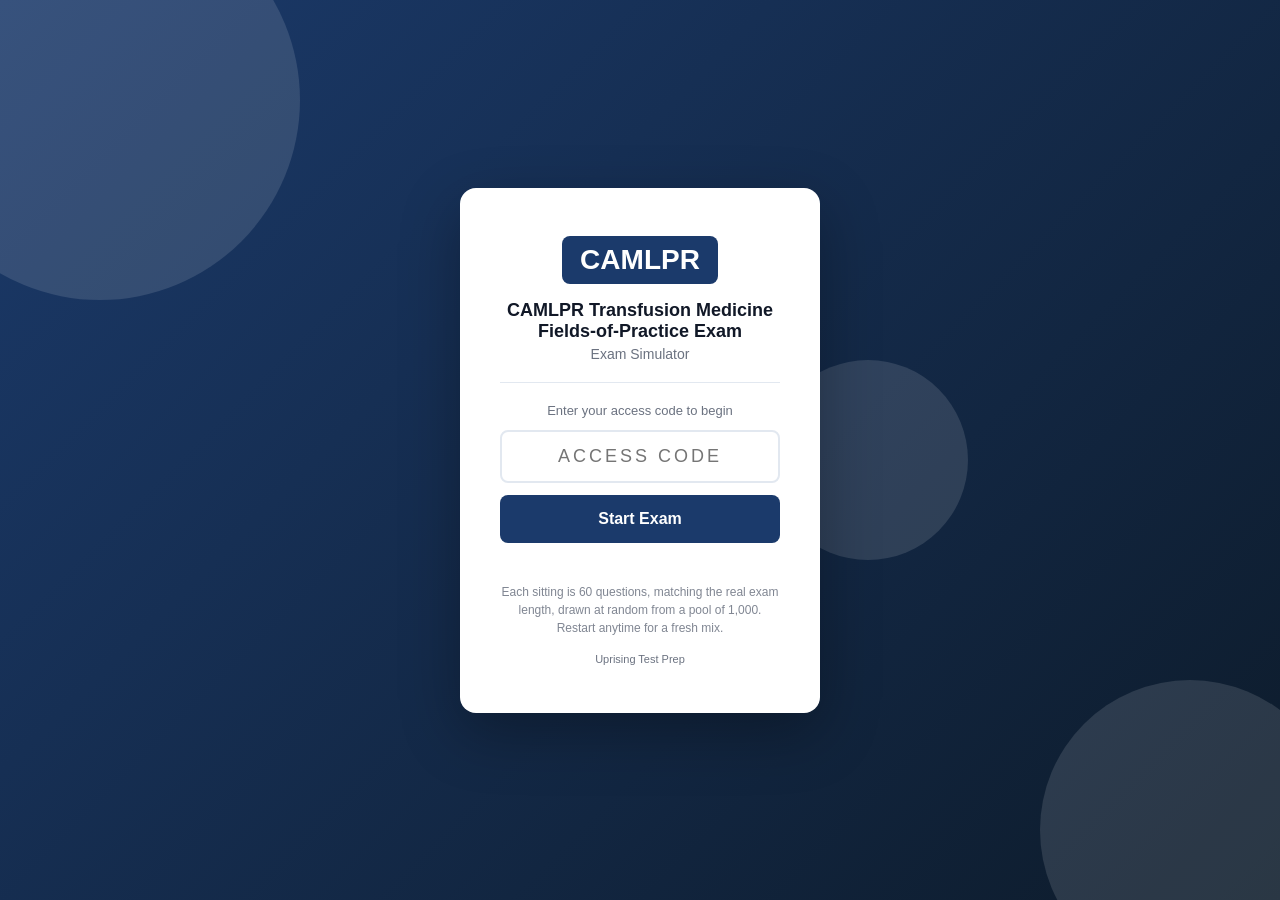
<file: index.html>
<!DOCTYPE html>
<html lang="en">
<head>
  <meta charset="UTF-8" />
  <meta name="viewport" content="width=device-width, initial-scale=1.0, viewport-fit=cover" />
  <meta name="apple-mobile-web-app-capable" content="yes" />
  <meta name="apple-mobile-web-app-status-bar-style" content="black-translucent" />
  <title>CAMLPR Transfusion Medicine Exam Simulator</title>
  <link rel="stylesheet" href="style.css" />
</head>
<body>

<div id="access-gate">
  <div class="gate-bg-shapes">
    <div class="shape shape-1"></div>
    <div class="shape shape-2"></div>
    <div class="shape shape-3"></div>
  </div>
  <div class="gate-card">
    <div class="gate-logo">
      <div class="logo-badge">CAMLPR</div>
    </div>
    <h1 class="gate-title">CAMLPR Transfusion Medicine Fields-of-Practice Exam</h1>
    <p class="gate-subtitle">Exam Simulator</p>
    <div class="gate-divider"></div>
    <p class="gate-instruction">Enter your access code to begin</p>
    <input type="text" id="access-code-input" class="gate-input"
           placeholder="Access Code" autocomplete="off"
           maxlength="20" spellcheck="false" />
    <button id="access-btn" class="gate-btn">Start Exam</button>
    <p id="access-error" class="gate-error"></p>
    <p class="gate-pool-note">Each sitting is 60 questions, matching the real exam length, drawn at random from a pool of 1,000. Restart anytime for a fresh mix.</p>
    <p class="gate-hint">Uprising Test Prep</p>
  </div>
</div>

<div id="app" style="display:none">
  <header class="top-bar">
    <div class="bar-left">
      <span class="bar-logo">CAMLPR</span>
      <span class="bar-title">Exam Simulator</span>
    </div>
    <div class="bar-right">
      <span class="bar-timer" id="timer-display">--:--</span>
      <button class="bar-btn" id="flag-btn">Flag</button>
      <button class="bar-btn bar-btn-primary" id="submit-btn">
        <span class="btn-full">Submit Exam</span>
        <span class="btn-short">Submit</span>
      </button>
    </div>
  </header>

  <div class="progress-strip">
    <div class="progress-bar" id="progress-bar"></div>
  </div>

  <main class="exam-main">
    <div class="question-panel">
      <div class="q-meta">
        <span id="q-counter"></span>
        <span class="q-pool-chip" title="This sitting is 60 questions, matching the real exam length, drawn at random from a pool of 1,000. Restart for a fresh mix.">1,000 Questions Available</span>
        <span id="q-domain" class="q-domain-tag"></span>
        <span id="q-flag-indicator" class="flag-chip" style="display:none">Flagged</span>
      </div>
      <!-- Shared text for a linked cluster (a clinical case, a reading
           passage). It sits ABOVE the stem, which is the one thing that
           legitimately precedes it, and repeats on every question in the
           cluster so nobody has to page backwards. -->
      <div id="q-cluster-wrap" class="cluster-wrap" style="display:none"></div>
      <p id="question-text" class="q-text"></p>
      <!-- The picture sits BELOW the question text so the simulator matches
           the printed book exactly: stem, then picture, then options. They
           used to disagree (book put the picture under the stem, simulator put
           it above), so no single wording could be true in both places, and
           184 of MLPAO's 185 image questions said "shown above" while the
           book printed the picture below the sentence. Write stems with
           neutral wording ("the strip shown", "the diagram shows") and this
           whole class of bug cannot come back. -->
      <div id="q-image-wrap" style="display:none; margin-bottom:14px;"></div>
      <div id="options-list" class="options-list"></div>
      <div id="explanation-box" class="explanation-box" style="display:none">
        <div class="explanation-label">Explanation</div>
        <p id="explanation-text" class="explanation-text"></p>
      </div>
    </div>
    <div class="nav-bar">
      <button class="nav-btn" id="prev-btn">&#8592; Prev</button>
      <button class="nav-btn nav-btn-map" id="map-btn">Question Map</button>
      <button class="nav-btn nav-btn-next" id="next-btn">Next &#8594;</button>
    </div>
  </main>
</div>

<!-- Question Map Modal -->
<div id="map-modal" style="display:none">
  <div class="map-backdrop" id="map-backdrop"></div>
  <div class="map-panel">
    <div class="map-header">
      <span class="map-title">Question Map</span>
      <button id="map-close" class="map-close-btn">&#x2715; Close</button>
    </div>
    <div class="map-legend">
      <span class="leg-item"><span class="leg-swatch leg-answered"></span>Answered</span>
      <span class="leg-item"><span class="leg-swatch leg-flagged"></span>Flagged</span>
      <span class="leg-item"><span class="leg-swatch leg-unanswered"></span>Unanswered</span>
    </div>
    <div id="q-grid" class="q-grid"></div>
  </div>
</div>

<div id="results-screen" style="display:none">
  <div class="results-card">
    <div class="res-header">
      <div class="res-badge">CAMLPR</div>
      <h2 id="res-status" class="res-status"></h2>
      <p id="res-score" class="res-score"></p>
    </div>
    <div id="res-domains" class="res-domains"></div>
    <p class="mode-pool-note">This sitting drew 60 questions from a pool of 1,000. Restart for a fresh mix.</p>
    <button id="res-review-btn" class="res-btn">Review Answers</button>
    <button id="res-restart-btn" class="res-btn res-btn-secondary">Restart</button>
  </div>
</div>

<script src="questions.js"></script>
<script src="app.js"></script>
</body>
</html>
</file>
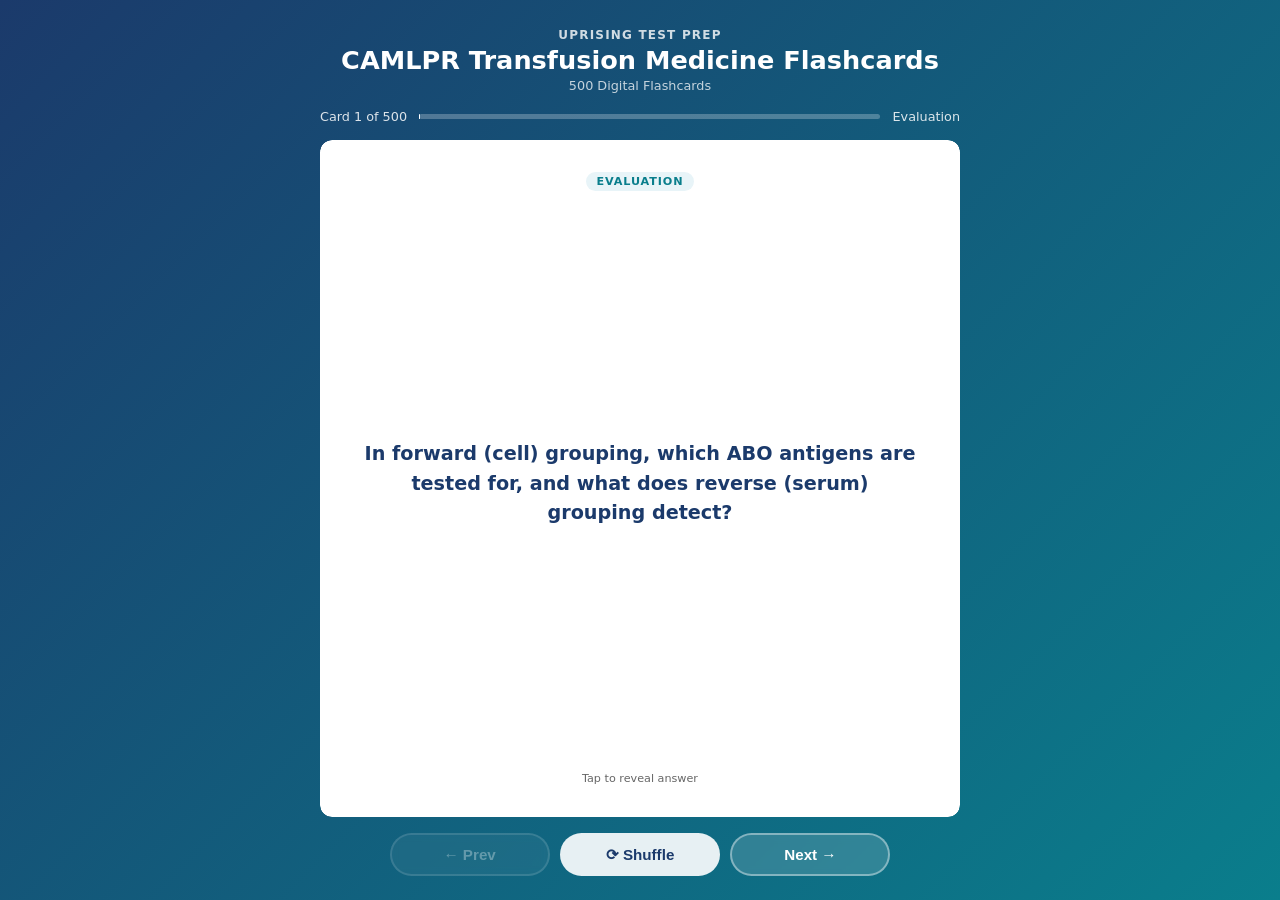
<file: flashcards/index.html>
<!DOCTYPE html>
<html lang="en">
<head>
  <meta charset="UTF-8">
  <meta name="viewport" content="width=device-width, initial-scale=1.0">
  <title>CAMLPR Transfusion Medicine: Flashcards</title>
  <style>
    :root {
      --blue:   #1B3A6B;
      --teal:   #0A7E8C;
      --ltblue: #E8F4F8;
      --white:  #FFFFFF;
      --text:   #1A1A1A;
      --muted:  #666;
      --radius: 12px;
    }
    * { box-sizing: border-box; margin: 0; padding: 0; }
    html, body { height: 100%; }
    body {
      font-family: 'Segoe UI', system-ui, sans-serif;
      background: linear-gradient(135deg, var(--blue) 0%, var(--teal) 100%);
      /* Pinned, not min-height: the page must never grow, or the controls
         get pushed below the fold on iOS where 100dvh and height:100%
         disagree. The height:100% rule above is the pre-dvh fallback. */
      height: 100dvh;
      max-height: 100dvh;
      overflow: hidden;
      display: flex;
      flex-direction: column;
      align-items: center;
      padding: 1.25rem 1rem 1rem;
      gap: 0.75rem;
      overflow-x: hidden;
    }
    header { text-align: center; color: #fff; flex-shrink: 0; }
    header .brand { font-size: 0.75rem; font-weight: 700; letter-spacing: 0.1em; opacity: 0.8; text-transform: uppercase; }
    header h1 { font-size: 1.3rem; font-weight: 800; margin-top: 0.2rem; }
    header .subtitle { font-size: 0.8rem; opacity: 0.75; margin-top: 0.15rem; }
    #progress-info {
      display: flex; align-items: center; gap: 0.75rem;
      color: rgba(255,255,255,0.85); font-size: 0.8rem;
      flex-shrink: 0; width: 100%; max-width: 640px;
    }
    #progress-bar-track {
      flex: 1; background: rgba(255,255,255,0.25);
      border-radius: 4px; height: 5px;
    }
    #progress-bar-fill { height: 100%; background: #fff; border-radius: 4px; transition: width 0.3s; }
    .card-scene {
      width: 100%; max-width: 640px;
      perspective: 1200px;
      cursor: pointer;
      flex: 1; min-height: 0;
      display: flex; flex-direction: column;
    
      /* WebKit does not clip overflow inside a preserve-3d context, so the
         answer pane's own clip is dropped and a long answer paints over the
         Prev/Next row. This element only sets the perspective and is NOT
         itself in the 3D context, so its clip is honoured in every engine. */
      overflow: hidden;
      border-radius: var(--radius);
    }
    .card-inner {
      position: relative; width: 100%;
      flex: 1; min-height: 0;
      transition: transform 0.55s cubic-bezier(.4,0,.2,1);
      transform-style: preserve-3d;
    }
    .card-scene.flipped .card-inner { transform: rotateY(180deg); }
    .card-face {
      position: absolute; inset: 0;
      backface-visibility: hidden; -webkit-backface-visibility: hidden;
      border-radius: var(--radius);
      display: flex; flex-direction: column;
      padding: 1.5rem 1.75rem;
      box-shadow: 0 12px 40px rgba(0,0,0,0.2);
      overflow: hidden;
    
      /* Painting through a mask forces WebKit to allocate a real clipping
         layer for a 3D-transformed element, which is what makes the
         overflow:hidden and the rounded corners above actually apply. */
      -webkit-mask-image: -webkit-radial-gradient(#fff, #000);
              mask-image: radial-gradient(#fff, #000);
    }
    .card-front { background: var(--white); align-items: center; justify-content: center; }
    .card-back  { background: var(--ltblue); transform: rotateY(180deg); }
    .card-badge {
      font-size: 0.7rem; font-weight: 700; text-transform: uppercase;
      letter-spacing: 0.08em;
      background: var(--ltblue); color: var(--teal);
      padding: 0.2rem 0.65rem; border-radius: 20px;
      margin-bottom: 0.85rem; flex-shrink: 0;
    }
    .card-back .card-badge { background: rgba(10,126,140,0.12); }
    .card-front .q-text {
      font-size: 1.1rem; font-weight: 600; color: var(--blue); line-height: 1.55;
      text-align: center; overflow-y: auto; flex: 1;
      display: flex; align-items: center; justify-content: center;
      scrollbar-width: thin; scrollbar-color: rgba(27,58,107,0.3) transparent;
    }
    .card-back .a-label { font-size: 0.7rem; font-weight: 700; color: var(--teal); text-transform: uppercase; letter-spacing: 0.08em; margin-bottom: 0.4rem; flex-shrink: 0; }
    .card-back .a-text  {
      font-size: 0.975rem; color: var(--text); line-height: 1.65;
      overflow-y: auto; flex: 1; min-height: 0; padding-right: 4px;
      scrollbar-width: thin; scrollbar-color: rgba(10,126,140,0.4) transparent;
    
      -webkit-overflow-scrolling: touch;
      overscroll-behavior: contain;
    }
    .card-back .a-text::-webkit-scrollbar { width: 4px; }
    .card-back .a-text::-webkit-scrollbar-track { background: transparent; }
    .card-back .a-text::-webkit-scrollbar-thumb { background: rgba(10,126,140,0.4); border-radius: 4px; }
    .tap-hint { flex-shrink: 0; margin-top: 0.6rem; font-size: 0.7rem; color: var(--muted); text-align: center; }
    .card-back .tap-hint { color: var(--teal); opacity: 0.7; }
    .controls {
      display: flex; gap: 0.65rem; flex-wrap: nowrap;
      justify-content: center; flex-shrink: 0;
      width: 100%; max-width: 640px;
      padding-bottom: env(safe-area-inset-bottom, 0px);
    }
    .btn {
      padding: 0.6rem 1.2rem; border-radius: 50px;
      border: 2px solid rgba(255,255,255,0.4);
      background: rgba(255,255,255,0.15); color: #fff;
      font-weight: 700; font-size: 0.875rem; cursor: pointer;
      transition: all 0.2s; backdrop-filter: blur(4px);
      white-space: nowrap; flex: 1; max-width: 160px;
    }
    .btn:hover { background: rgba(255,255,255,0.3); border-color: rgba(255,255,255,0.7); }
    .btn:active { transform: scale(0.96); }
    .btn:disabled { opacity: 0.35; cursor: not-allowed; }
    .btn.btn-primary { background: rgba(255,255,255,0.9); color: var(--blue); border-color: transparent; }
    .btn.btn-primary:hover { background: #fff; }
    #loading { color: rgba(255,255,255,0.8); font-size: 1rem; text-align: center; padding: 3rem; flex: 1; }
    @media (min-width: 768px) {
      body { padding: 1.75rem 1.5rem 1.5rem; gap: 1rem; }
      header h1 { font-size: 1.6rem; }
      .card-face { padding: 2rem 2.5rem; }
      .card-front .q-text { font-size: 1.2rem; }
      .card-back .a-text { font-size: 1.05rem; }
      .btn { font-size: 0.95rem; padding: 0.65rem 1.4rem; }
    }
    @media (max-width: 380px) {
      body { padding: 0.75rem; gap: 0.5rem; }
      header .brand { font-size: 0.65rem; }
      header h1 { font-size: 1.1rem; }
      header .subtitle { display: none; }
      .card-face { padding: 1rem 1.1rem; }
      .card-front .q-text { font-size: 0.975rem; }
      .card-back .a-text { font-size: 0.875rem; }
      .btn { font-size: 0.8rem; padding: 0.5rem 0.75rem; }
    }
  </style>
</head>
<body>
<header>
  <div class="brand">Uprising Test Prep</div>
  <h1>CAMLPR Transfusion Medicine Flashcards</h1>
  <div class="subtitle">500 Digital Flashcards</div>
</header>
<div id="progress-info">
  <span id="card-counter">Card 1 of 500</span>
  <div id="progress-bar-track"><div id="progress-bar-fill" style="width:0%"></div></div>
  <span id="domain-label"></span>
</div>
<div id="loading">Loading flashcards...</div>
<div class="card-scene" id="card-scene" style="display:none" onclick="flipCard()">
  <div class="card-inner" id="card-inner">
    <div class="card-face card-front">
      <div class="card-badge" id="front-badge"></div>
      <div class="q-text" id="q-text"></div>
      <div class="tap-hint">Tap to reveal answer</div>
    </div>
    <div class="card-face card-back">
      <div class="card-badge" id="back-badge">Answer</div>
      <div class="a-label">Answer</div>
      <div class="a-text" id="a-text"></div>
      <div class="tap-hint">Tap to flip back</div>
    </div>
  </div>
</div>
<div class="controls" id="controls" style="display:none">
  <button class="btn" id="prev-btn" onclick="event.stopPropagation();move(-1)" disabled>&#8592; Prev</button>
  <button class="btn btn-primary" onclick="event.stopPropagation();shuffleCards()">&#10227; Shuffle</button>
  <button class="btn" id="next-btn" onclick="event.stopPropagation();move(1)">Next &#8594;</button>
</div>
<script>
const DOMAIN_LABELS = {
  evaluation: "Evaluation",
  preparation_and_testing: "Preparation and Testing",
  specimen_collection: "Specimen Collection",
  reporting: "Reporting",
  quality_assurance: "Quality Assurance",
  equipment: "Equipment",
  safety: "Safety",
  professionalism: "Professionalism",
};
let cards   = [];
let current = 0;
async function init() {
  try {
    const res = await fetch('flashcards.json');
    if (!res.ok) throw new Error('Network error');
    cards = await res.json();
    document.getElementById('loading').style.display    = 'none';
    document.getElementById('card-scene').style.display = 'flex';
    document.getElementById('controls').style.display   = 'flex';
    show();
  } catch (e) {
    document.getElementById('loading').textContent = 'Error loading flashcards. Please try refreshing.';
  }
}
function domainLabel(key) {
  return DOMAIN_LABELS[key] || key.replace(/_/g, ' ').replace(/\b\w/g, c => c.toUpperCase());
}
function show() {
  const c = cards[current];
  document.getElementById('card-scene').classList.remove('flipped');
  document.getElementById('a-text').scrollTop = 0;
  const label = domainLabel(c.domain || c.chapter || '');
  document.getElementById('q-text').textContent       = c.front;
  document.getElementById('a-text').textContent       = c.back;
  document.getElementById('front-badge').textContent  = label;
  document.getElementById('back-badge').textContent   = label;
  document.getElementById('card-counter').textContent = `Card ${current+1} of ${cards.length}`;
  document.getElementById('domain-label').textContent = label;
  document.getElementById('progress-bar-fill').style.width = `${((current+1)/cards.length*100).toFixed(1)}%`;
  document.getElementById('prev-btn').disabled = current === 0;
  document.getElementById('next-btn').disabled = current === cards.length - 1;
}
function flipCard() { document.getElementById('card-scene').classList.toggle('flipped'); }
function move(dir) {
  const next = current + dir;
  if (next < 0 || next >= cards.length) return;
  current = next; show();
}
function shuffleCards() {
  for (let i = cards.length - 1; i > 0; i--) {
    const j = Math.floor(Math.random() * (i+1));
    [cards[i], cards[j]] = [cards[j], cards[i]];
  }
  current = 0; show();
}
document.addEventListener('keydown', e => {
  if (e.key === 'ArrowRight' || e.key === 'ArrowDown') move(1);
  else if (e.key === 'ArrowLeft' || e.key === 'ArrowUp') move(-1);
  else if (e.key === ' ' || e.key === 'Enter') { e.preventDefault(); flipCard(); }
});
init();
</script>
</body>
</html>
</file>
<file: style.css>
/* CAMLPRHEM Exam Simulator, Styles */
:root {
  --primary:   #1B3A6B;
  --pass:      #059669;
  --fail:      #DC2626;
  --bg:        #F3F4F8;
  --card:      #FFFFFF;
  --border:    #E2E8F0;
  --text:      #111827;
  --muted:     #6B7280;
  --radius:    10px;
}
*, *::before, *::after { box-sizing: border-box; margin: 0; padding: 0; }
body {
  font-family: -apple-system, BlinkMacSystemFont, "Segoe UI", sans-serif;
  background: var(--bg);
  color: var(--text);
  height: 100vh;
  height: 100dvh;
  overflow: hidden;
  -webkit-text-size-adjust: 100%;
}

/* ── Access Gate ─────────────────────────────────────────────────────────── */
#access-gate {
  display: flex;
  align-items: center;
  justify-content: center;
  height: 100vh;
  height: 100dvh;
  background: linear-gradient(135deg, var(--primary) 0%, #0d1b2a 100%);
  position: relative;
  overflow: hidden;
  padding: 20px;
  padding-top: max(20px, env(safe-area-inset-top));
  padding-bottom: max(20px, env(safe-area-inset-bottom));
}
.gate-bg-shapes { position: absolute; inset: 0; pointer-events: none; }
.shape { position: absolute; border-radius: 50%; opacity: .12; background: #fff; }
.shape-1 { width: 400px; height: 400px; top: -100px; left: -100px; }
.shape-2 { width: 300px; height: 300px; bottom: -80px; right: -60px; }
.shape-3 { width: 200px; height: 200px; top: 40%; left: 60%; }
.gate-card {
  background: #fff;
  border-radius: 16px;
  padding: 48px 40px;
  text-align: center;
  width: 100%;
  max-width: 360px;
  position: relative;
  z-index: 1;
  box-shadow: 0 20px 60px rgba(0,0,0,.3);
}
.logo-badge {
  display: inline-block;
  background: var(--primary);
  color: #fff;
  font-weight: 800;
  font-size: 28px;
  padding: 8px 18px;
  border-radius: 8px;
}
.gate-title { font-size: 18px; font-weight: 700; margin-top: 16px; color: var(--text); }
.gate-subtitle { color: var(--muted); font-size: 14px; margin-top: 4px; }
.gate-divider { height: 1px; background: var(--border); margin: 20px 0; }
.gate-instruction { font-size: 13px; color: var(--muted); margin-bottom: 12px; }
.gate-input {
  width: 100%;
  padding: 14px 16px;
  border: 2px solid var(--border);
  border-radius: 8px;
  font-size: 18px;
  text-align: center;
  text-transform: uppercase;
  letter-spacing: 3px;
  outline: none;
}
.gate-input:focus { border-color: var(--primary); }
.gate-btn {
  width: 100%;
  margin-top: 12px;
  padding: 15px;
  background: var(--primary);
  color: #fff;
  border: none;
  border-radius: 8px;
  font-size: 16px;
  font-weight: 600;
  cursor: pointer;
  -webkit-tap-highlight-color: transparent;
}
.gate-btn:hover { opacity: .9; }
.gate-error { color: var(--fail); font-size: 13px; margin-top: 8px; min-height: 18px; }
.gate-hint { color: var(--muted); font-size: 11px; margin-top: 16px; }
.gate-pool-note { color: var(--muted); opacity: .85; font-size: 12px; margin-top: 14px; line-height: 1.5; }
.mode-pool-note { color: var(--muted); opacity: .85; font-size: 12.5px; text-align: center; margin: 4px 0 16px; line-height: 1.5; }

/* ── App shell ───────────────────────────────────────────────────────────── */
#app {
  display: flex;
  flex-direction: column;
  height: 100vh;
  height: 100dvh;
  padding-top: env(safe-area-inset-top);
}
.top-bar {
  display: flex;
  justify-content: space-between;
  align-items: center;
  background: var(--primary);
  color: #fff;
  padding: 0 20px;
  padding-left: max(20px, env(safe-area-inset-left));
  padding-right: max(20px, env(safe-area-inset-right));
  height: 52px;
  flex-shrink: 0;
  gap: 8px;
}
.bar-left { display: flex; align-items: center; gap: 8px; min-width: 0; }
.bar-logo { font-weight: 800; font-size: 18px; flex-shrink: 0; }
.bar-title { font-size: 14px; opacity: .8; white-space: nowrap; overflow: hidden; text-overflow: ellipsis; }
.bar-right { display: flex; align-items: center; gap: 8px; flex-shrink: 0; }
.bar-timer {
  font-variant-numeric: tabular-nums;
  font-size: 16px;
  font-weight: 600;
  min-width: 68px;
  text-align: right;
}
.bar-btn {
  padding: 7px 13px;
  background: rgba(255,255,255,.15);
  border: 1px solid rgba(255,255,255,.3);
  color: #fff;
  border-radius: 6px;
  cursor: pointer;
  font-size: 13px;
  white-space: nowrap;
  -webkit-tap-highlight-color: transparent;
  touch-action: manipulation;
}
.bar-btn:hover { background: rgba(255,255,255,.25); }
.bar-btn-primary {
  background: #fff;
  color: var(--primary);
  border-color: #fff;
  font-weight: 600;
}
.bar-btn-primary:hover { background: #f0f0f0; }
.btn-short { display: none; }
.btn-full  { display: inline; }

.progress-strip { height: 4px; background: rgba(0,0,0,.1); flex-shrink: 0; }
.progress-bar   { height: 100%; background: #4ade80; transition: width .3s; }

/* ── Main exam area ──────────────────────────────────────────────────────── */
.exam-main {
  flex: 1;
  overflow: hidden;
  display: flex;
  flex-direction: column;
  padding: 16px 20px 0;
  padding-left: max(16px, env(safe-area-inset-left));
  padding-right: max(16px, env(safe-area-inset-right));
  min-height: 0;
}
.question-panel { flex: 1; overflow-y: auto; padding-bottom: 12px; -webkit-overflow-scrolling: touch; }
.q-meta {
  display: flex;
  align-items: center;
  gap: 8px;
  margin-bottom: 12px;
  font-size: 13px;
  color: var(--muted);
  flex-wrap: wrap;
}
.q-domain-tag {
  background: var(--primary);
  color: #fff;
  padding: 2px 8px;
  border-radius: 4px;
  font-size: 11px;
  font-weight: 600;
}
.q-pool-chip {
  background: #EEF2FF;
  background: color-mix(in srgb, var(--primary) 12%, #fff);
  color: var(--primary);
  border: 1px solid var(--primary);
  padding: 2px 8px;
  border-radius: 10px;
  font-size: 11px;
  font-weight: 700;
  cursor: help;
  white-space: nowrap;
}
.flag-chip {
  background: #FEF3C7;
  color: #92400E;
  padding: 2px 8px;
  border-radius: 4px;
  font-size: 11px;
  font-weight: 600;
}
.cluster-wrap {
  border-left: 4px solid var(--primary, #1B3A6B);
  background: #F2F6FC; border-radius: 8px;
  padding: 10px 14px; margin-bottom: 16px;
}
.cluster-label {
  font-size: 11px; font-weight: 700; letter-spacing: 0.06em;
  text-transform: uppercase; color: var(--primary, #1B3A6B); margin-bottom: 6px;
}
.cluster-body {
  max-height: 38vh; overflow-y: auto; font-size: 15px; line-height: 1.6;
  -webkit-overflow-scrolling: touch;
}
.cluster-body p + p { margin-top: 10px; }
@media (min-width: 1100px) { .cluster-body { max-height: 52vh; } }

.q-image {
  max-width: 100%;
  /* Cap the height too. With only max-width, a tall exhibit renders at full
     width and pushes the stem and every option below the fold, so the question
     looks like it has no answers until the candidate scrolls. Found on CNPLE. */
  max-height: 62vh;
  width: auto;
  height: auto;
  object-fit: contain;
  border-radius: 6px;
  border: 1px solid var(--border);
  display: block;
  margin-bottom: 14px;
}
.q-text { font-size: 16px; line-height: 1.65; margin-bottom: 20px; }
.options-list { display: flex; flex-direction: column; gap: 10px; }
.option {
  display: flex;
  align-items: flex-start;
  gap: 12px;
  padding: 15px 16px;
  background: var(--card);
  border: 2px solid var(--border);
  border-radius: var(--radius);
  cursor: pointer;
  transition: .15s;
  -webkit-tap-highlight-color: transparent;
  touch-action: manipulation;
  min-height: 52px;
}
.option:hover  { border-color: var(--primary); background: #F8FAFF; }
.option.selected  { border-color: var(--primary); background: #EEF3FF; }
.option.correct   { border-color: #059669; background: #ECFDF5; }
.option.incorrect { border-color: #DC2626; background: #FEF2F2; }
.explanation-box {
  margin-top: 20px;
  padding: 16px 18px;
  background: #F0F9FF;
  border-left: 4px solid #2563EB;
  border-radius: 6px;
}
.explanation-label {
  font-size: 11px;
  font-weight: 700;
  text-transform: uppercase;
  letter-spacing: .06em;
  color: #2563EB;
  margin-bottom: 8px;
}
.explanation-text { font-size: 14.5px; line-height: 1.7; color: #1e293b; margin: 0; }
.opt-letter { font-weight: 700; font-size: 15px; color: var(--primary); min-width: 22px; padding-top: 1px; flex-shrink: 0; }
.opt-text   { font-size: 15px; line-height: 1.5; }

/* ── Nav bar ─────────────────────────────────────────────────────────────── */
.nav-bar {
  display: flex;
  align-items: center;
  gap: 8px;
  padding: 10px 0;
  padding-bottom: max(14px, env(safe-area-inset-bottom));
  flex-shrink: 0;
}
.nav-btn {
  flex: 1;
  padding: 13px 8px;
  background: var(--card);
  border: 1px solid var(--border);
  border-radius: 8px;
  cursor: pointer;
  font-size: 15px;
  font-weight: 500;
  text-align: center;
  -webkit-tap-highlight-color: transparent;
  touch-action: manipulation;
  min-height: 48px;
}
.nav-btn:hover      { background: #f0f0f0; }
.nav-btn-map {
  background: var(--bg);
  border-color: var(--primary);
  color: var(--primary);
  font-weight: 600;
}
.nav-btn-map:hover { background: #EEF3FF; }
.nav-btn-next {
  background: var(--primary);
  color: #fff;
  border-color: var(--primary);
}
.nav-btn-next:hover { opacity: .9; }

/* ── Question Map Modal ──────────────────────────────────────────────────── */
#map-modal {
  position: fixed;
  inset: 0;
  z-index: 1000;
  display: flex;
  flex-direction: column;
  justify-content: flex-end;
}
.map-backdrop { position: absolute; inset: 0; background: rgba(0,0,0,.5); }
.map-panel {
  position: relative;
  background: #fff;
  border-radius: 20px 20px 0 0;
  padding: 20px;
  padding-bottom: max(20px, env(safe-area-inset-bottom));
  max-height: 80vh;
  max-height: 80dvh;
  display: flex;
  flex-direction: column;
  box-shadow: 0 -4px 30px rgba(0,0,0,.2);
}
.map-header {
  display: flex;
  align-items: center;
  justify-content: space-between;
  margin-bottom: 12px;
  flex-shrink: 0;
}
.map-title { font-size: 17px; font-weight: 700; color: var(--text); }
.map-close-btn {
  padding: 8px 16px;
  background: var(--bg);
  border: 1px solid var(--border);
  border-radius: 8px;
  cursor: pointer;
  font-size: 14px;
  font-weight: 500;
  min-height: 40px;
  -webkit-tap-highlight-color: transparent;
  touch-action: manipulation;
}
.map-close-btn:hover { background: #e5e7eb; }
.map-legend { display: flex; gap: 16px; margin-bottom: 14px; flex-shrink: 0; flex-wrap: wrap; }
.leg-item { display: flex; align-items: center; gap: 6px; font-size: 13px; color: var(--muted); }
.leg-swatch {
  width: 16px;
  height: 16px;
  border-radius: 3px;
  border: 1px solid var(--border);
  background: var(--card);
  display: inline-block;
  flex-shrink: 0;
}
.leg-swatch.leg-answered  { background: var(--primary); border-color: var(--primary); }
.leg-swatch.leg-flagged   { background: #FEF3C7; border-color: #F59E0B; }
.leg-swatch.leg-unanswered { background: var(--card); }
.q-grid {
  display: flex;
  flex-wrap: wrap;
  gap: 6px;
  overflow-y: auto;
  flex: 1;
  padding-bottom: 8px;
  -webkit-overflow-scrolling: touch;
}
.grid-btn {
  width: 40px;
  height: 40px;
  border: 1px solid var(--border);
  border-radius: 6px;
  background: var(--card);
  font-size: 12px;
  cursor: pointer;
  font-weight: 500;
  -webkit-tap-highlight-color: transparent;
  touch-action: manipulation;
}
.grid-btn.answered { background: var(--primary); color: #fff; border-color: var(--primary); }
.grid-btn.flagged  { background: #FEF3C7; border-color: #F59E0B; }
.grid-btn.active   { outline: 3px solid var(--primary); outline-offset: 2px; }

/* ── Results ─────────────────────────────────────────────────────────────── */
#results-screen {
  display: flex;
  align-items: flex-start;
  justify-content: center;
  min-height: 100vh;
  min-height: 100dvh;
  background: var(--bg);
  overflow-y: auto;
  -webkit-overflow-scrolling: touch;
  padding: 20px 16px;
  padding-top: max(20px, env(safe-area-inset-top));
  padding-bottom: max(20px, env(safe-area-inset-bottom));
}
.results-card {
  background: var(--card);
  border-radius: 16px;
  padding: 40px;
  max-width: 480px;
  width: 100%;
  box-shadow: 0 8px 30px rgba(0,0,0,.1);
}
.res-header { text-align: center; margin-bottom: 24px; }
.res-badge {
  display: inline-block;
  background: var(--primary);
  color: #fff;
  font-weight: 800;
  font-size: 22px;
  padding: 6px 16px;
  border-radius: 8px;
}
.res-status { font-size: 36px; font-weight: 800; margin-top: 12px; }
.res-score  { font-size: 18px; color: var(--muted); margin-top: 4px; }
.res-domains { margin-bottom: 24px; display: flex; flex-direction: column; gap: 10px; }
.res-domain-row { display: flex; align-items: center; gap: 8px; font-size: 13px; }
.res-domain-name { width: 160px; font-weight: 500; flex-shrink: 0; }
.res-domain-bar-wrap { flex: 1; background: #E5E7EB; border-radius: 4px; height: 8px; overflow: hidden; }
.res-domain-bar { height: 100%; border-radius: 4px; transition: width .5s; }
.res-domain-pct { width: 36px; text-align: right; font-weight: 600; }
.res-btn {
  width: 100%;
  padding: 15px;
  background: var(--primary);
  color: #fff;
  border: none;
  border-radius: 8px;
  font-size: 15px;
  font-weight: 600;
  cursor: pointer;
  margin-bottom: 10px;
  min-height: 52px;
  -webkit-tap-highlight-color: transparent;
  touch-action: manipulation;
}
.res-btn:hover { opacity: .9; }
.res-btn-secondary {
  background: transparent;
  color: var(--primary);
  border: 2px solid var(--primary);
}
.res-btn-secondary:hover { background: var(--primary); color: #fff; }

/* ── Mobile breakpoint (phones ≤ 640px) ─────────────────────────────────── */
@media (max-width: 640px) {
  /* Gate card */
  .gate-card { padding: 32px 24px; }

  /* Top bar: hide long title text, swap Submit label */
  .bar-title  { display: none; }
  .btn-full   { display: none; }
  .btn-short  { display: inline; }
  .bar-right  { gap: 6px; }
  .bar-btn    { padding: 6px 10px; font-size: 12px; }
  .bar-timer  { font-size: 14px; min-width: 58px; }

  /* Exam main */
  .exam-main { padding: 12px 14px 0; }
  .q-text { font-size: 16px; }
  .opt-text { font-size: 15px; }

  /* Nav bar, bigger touch targets */
  .nav-btn { font-size: 14px; padding: 14px 6px; }

  /* Results */
  .results-card { padding: 28px 20px; }
  .res-domain-name { width: 110px; font-size: 12px; }
  .res-domain-pct  { font-size: 12px; }
  .res-status { font-size: 30px; }

  /* Map grid, slightly bigger buttons on phones */
  .grid-btn { width: 42px; height: 42px; }
}

/* ── Very small phones (≤ 380px) ────────────────────────────────────────── */
@media (max-width: 380px) {
  .bar-logo { font-size: 15px; }
  .bar-btn  { padding: 5px 8px; font-size: 11px; }
  .bar-timer { font-size: 13px; min-width: 52px; }
  .nav-btn  { font-size: 13px; }
  .grid-btn { width: 38px; height: 38px; font-size: 11px; }
}
</file>
